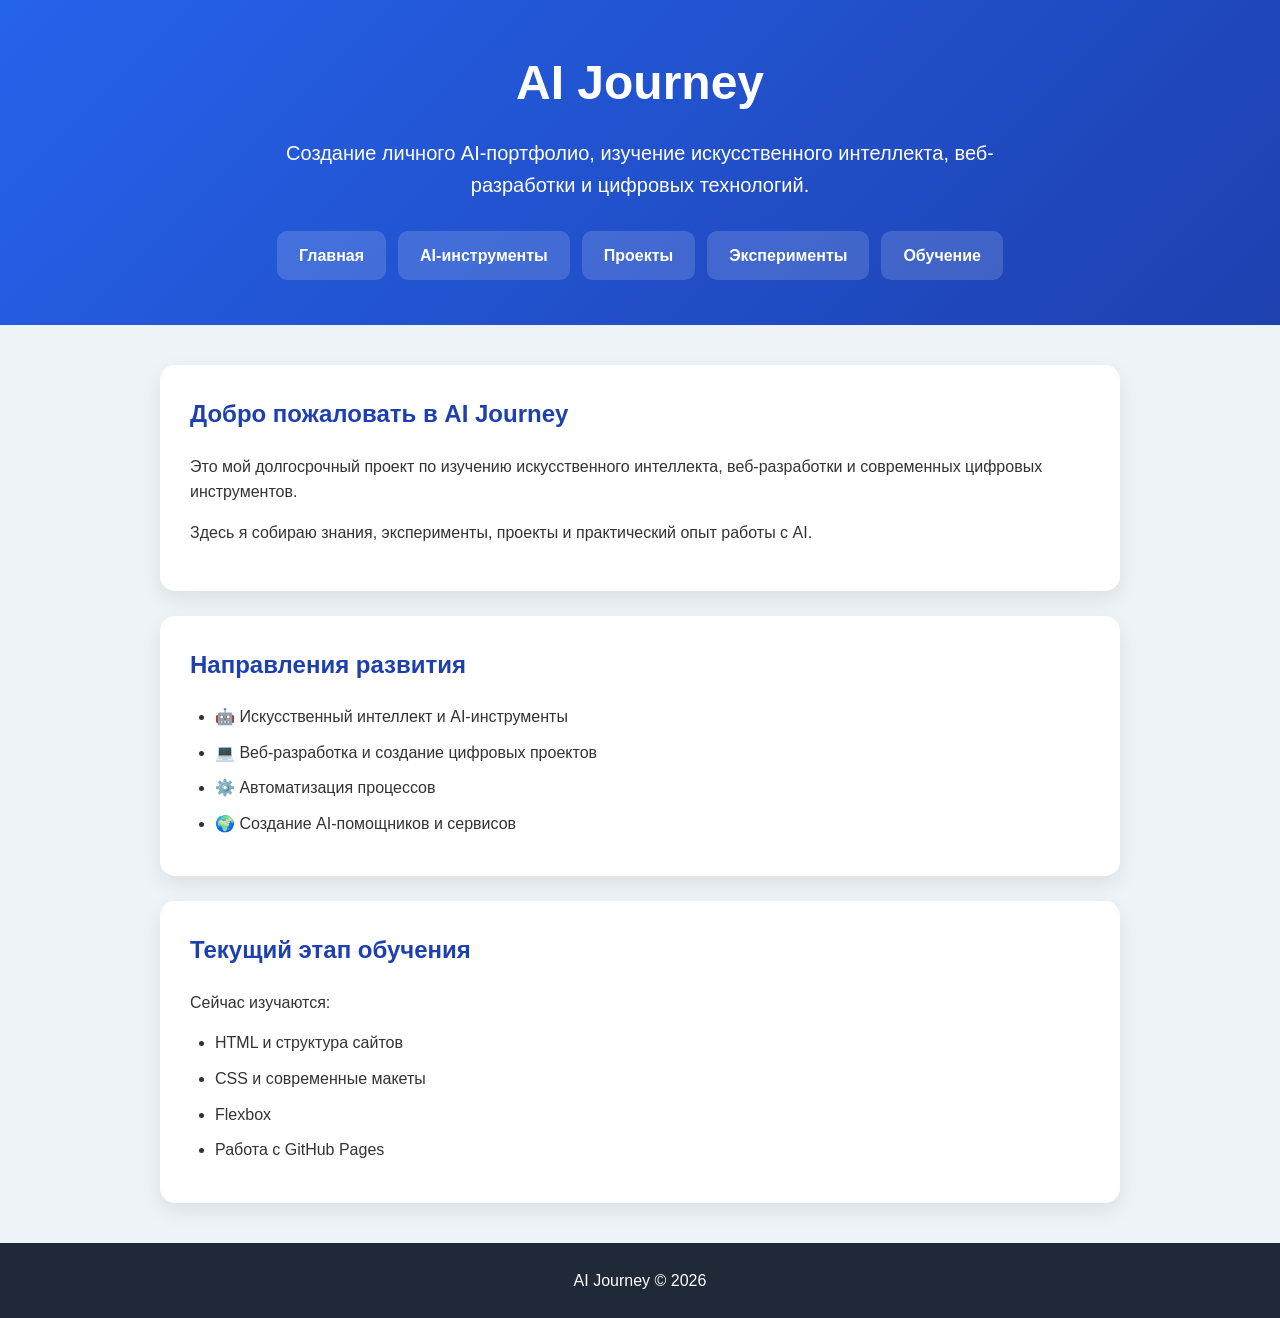
<file: index.html>
<!DOCTYPE html>
<html lang="ru">

<head>

    <meta charset="UTF-8">

    <meta name="viewport" content="width=device-width, initial-scale=1.0">

    <title>AI Journey</title>

    <link rel="stylesheet" href="style.css">

</head>


<body>


<header>

    <h1>AI Journey</h1>

    <p>
        Создание личного AI-портфолио,
        изучение искусственного интеллекта,
        веб-разработки и цифровых технологий.
    </p>


    <nav>

        <a href="index.html">Главная</a>

        <a href="tools.html">AI-инструменты</a>

        <a href="projects.html">Проекты</a>

        <a href="experiments.html">Эксперименты</a>

        <a href="learning.html">Обучение</a>

    </nav>


</header>



<main>


<section class="card">

    <h2>
        Добро пожаловать в AI Journey
    </h2>


    <p>
        Это мой долгосрочный проект по изучению
        искусственного интеллекта, веб-разработки
        и современных цифровых инструментов.
    </p>


    <p>
        Здесь я собираю знания, эксперименты,
        проекты и практический опыт работы с AI.
    </p>


</section>




<section class="card">

    <h2>
        Направления развития
    </h2>


    <ul>

        <li>
            🤖 Искусственный интеллект и AI-инструменты
        </li>

        <li>
            💻 Веб-разработка и создание цифровых проектов
        </li>

        <li>
            ⚙️ Автоматизация процессов
        </li>

        <li>
            🌍 Создание AI-помощников и сервисов
        </li>

    </ul>


</section>




<section class="card">

    <h2>
        Текущий этап обучения
    </h2>


    <p>
        Сейчас изучаются:
    </p>


    <ul>

        <li>
            HTML и структура сайтов
        </li>

        <li>
            CSS и современные макеты
        </li>

        <li>
            Flexbox
        </li>

        <li>
            Работа с GitHub Pages
        </li>

    </ul>


</section>


</main>




<footer>

    <p>
        AI Journey © 2026
    </p>

</footer>



</body>

</html>
</file>
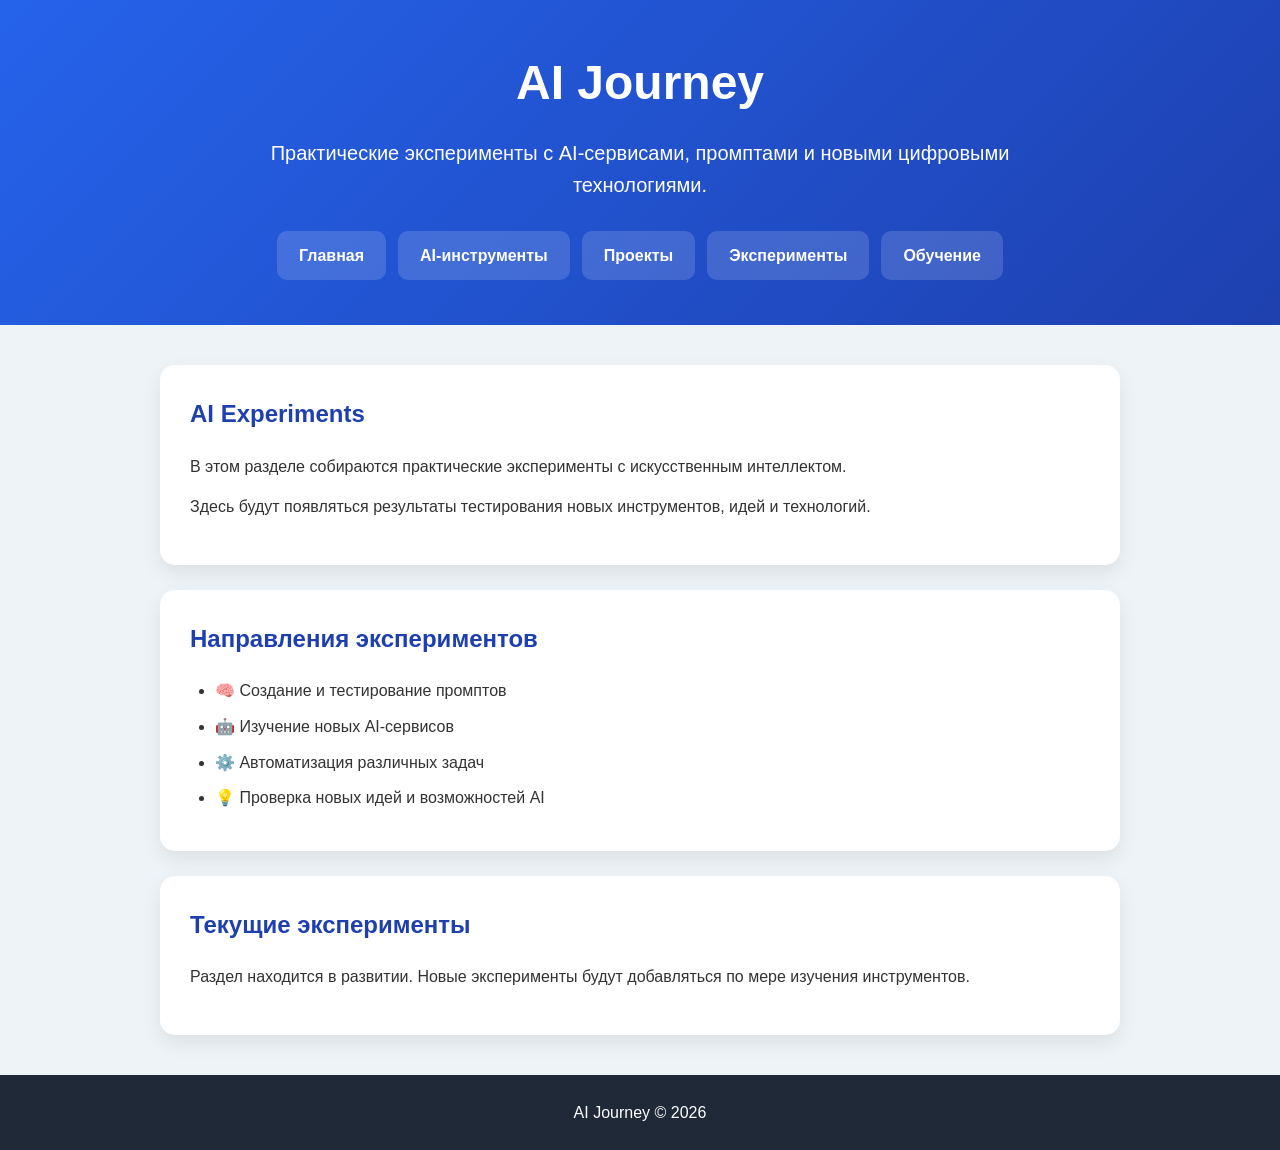
<file: experiments.html>
<!DOCTYPE html>
<html lang="ru">

<head>

    <meta charset="UTF-8">

    <meta name="viewport" content="width=device-width, initial-scale=1.0">

    <title>Эксперименты | AI Journey</title>

    <link rel="stylesheet" href="style.css">

</head>


<body>


<header>

    <h1>AI Journey</h1>

    <p>
        Практические эксперименты с AI-сервисами,
        промптами и новыми цифровыми технологиями.
    </p>


    <nav>

        <a href="index.html">Главная</a>

        <a href="tools.html">AI-инструменты</a>

        <a href="projects.html">Проекты</a>

        <a href="experiments.html">Эксперименты</a>

        <a href="learning.html">Обучение</a>

    </nav>


</header>




<main>



<section class="card">


    <h2>
        AI Experiments
    </h2>


    <p>
        В этом разделе собираются практические эксперименты
        с искусственным интеллектом.
    </p>


    <p>
        Здесь будут появляться результаты тестирования
        новых инструментов, идей и технологий.
    </p>


</section>





<section class="card">


    <h2>
        Направления экспериментов
    </h2>


    <ul>


        <li>

            🧠

            Создание и тестирование промптов

        </li>



        <li>

            🤖

            Изучение новых AI-сервисов

        </li>



        <li>

            ⚙️

            Автоматизация различных задач

        </li>



        <li>

            💡

            Проверка новых идей и возможностей AI

        </li>


    </ul>


</section>





<section class="card">


    <h2>
        Текущие эксперименты
    </h2>


    <p>
        Раздел находится в развитии.
        Новые эксперименты будут добавляться
        по мере изучения инструментов.
    </p>


</section>




</main>




<footer>

    <p>
        AI Journey © 2026
    </p>

</footer>



</body>

</html>
</file>
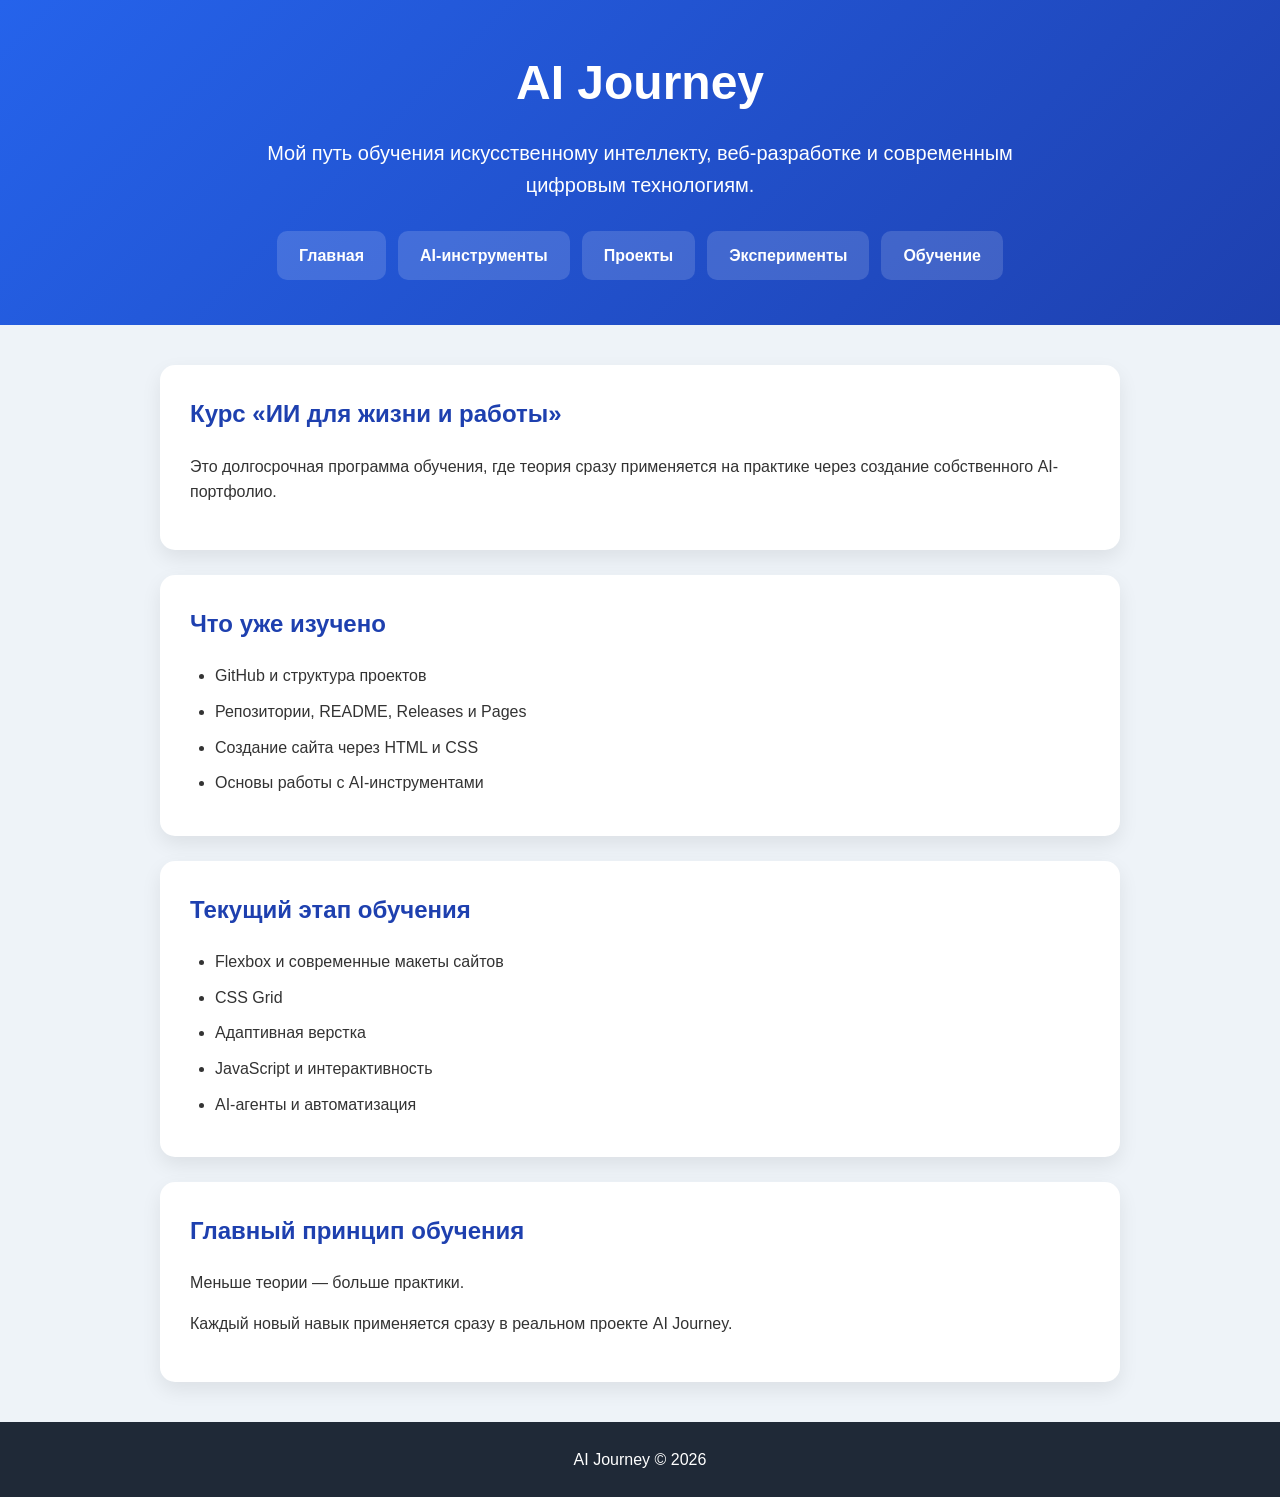
<file: learning.html>
<!DOCTYPE html>
<html lang="ru">

<head>

    <meta charset="UTF-8">

    <meta name="viewport" content="width=device-width, initial-scale=1.0">

    <title>Обучение | AI Journey</title>

    <link rel="stylesheet" href="style.css">

</head>


<body>


<header>

    <h1>AI Journey</h1>

    <p>
        Мой путь обучения искусственному интеллекту,
        веб-разработке и современным цифровым технологиям.
    </p>


    <nav>

        <a href="index.html">Главная</a>

        <a href="tools.html">AI-инструменты</a>

        <a href="projects.html">Проекты</a>

        <a href="experiments.html">Эксперименты</a>

        <a href="learning.html">Обучение</a>

    </nav>


</header>




<main>




<section class="card">


    <h2>
        Курс «ИИ для жизни и работы»
    </h2>


    <p>
        Это долгосрочная программа обучения,
        где теория сразу применяется на практике
        через создание собственного AI-портфолио.
    </p>


</section>





<section class="card">


    <h2>
        Что уже изучено
    </h2>


    <ul>


        <li>
            GitHub и структура проектов
        </li>


        <li>
            Репозитории, README, Releases и Pages
        </li>


        <li>
            Создание сайта через HTML и CSS
        </li>


        <li>
            Основы работы с AI-инструментами
        </li>


    </ul>


</section>





<section class="card">


    <h2>
        Текущий этап обучения
    </h2>


    <ul>


        <li>
            Flexbox и современные макеты сайтов
        </li>


        <li>
            CSS Grid
        </li>


        <li>
            Адаптивная верстка
        </li>


        <li>
            JavaScript и интерактивность
        </li>


        <li>
            AI-агенты и автоматизация
        </li>


    </ul>


</section>





<section class="card">


    <h2>
        Главный принцип обучения
    </h2>


    <p>
        Меньше теории — больше практики.
    </p>


    <p>
        Каждый новый навык применяется
        сразу в реальном проекте AI Journey.
    </p>


</section>




</main>




<footer>

    <p>
        AI Journey © 2026
    </p>

</footer>



</body>

</html>
</file>
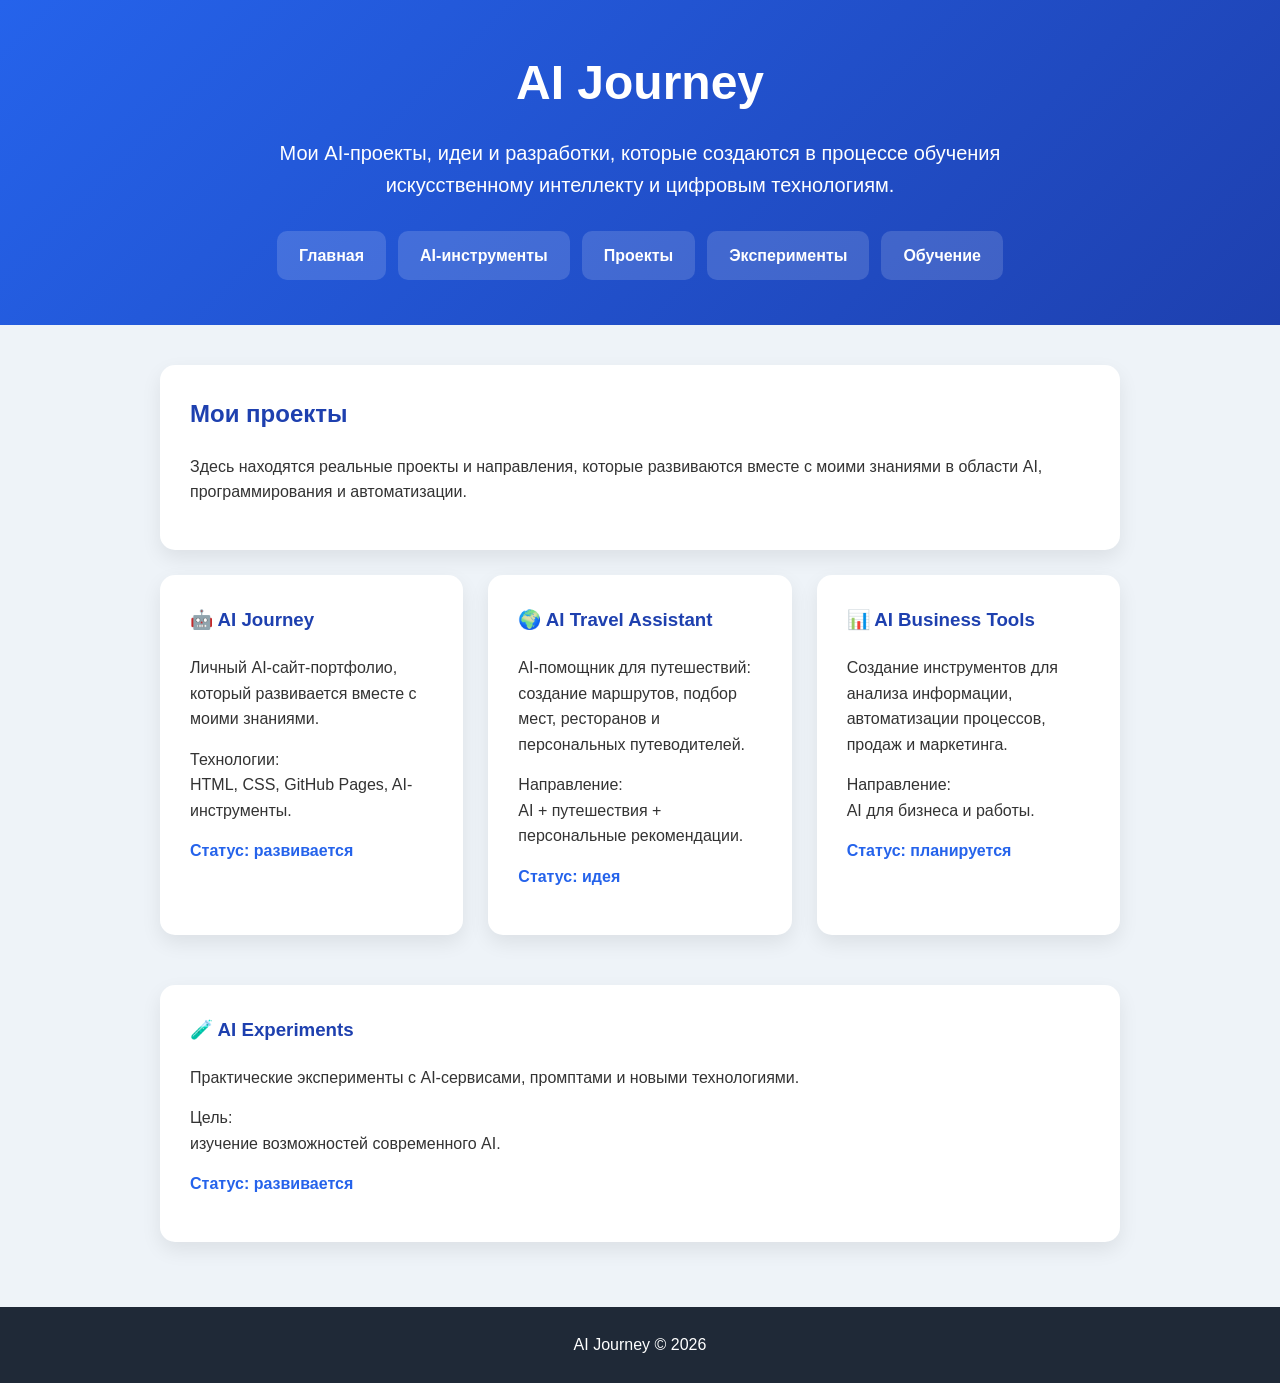
<file: projects.html>
<!DOCTYPE html>
<html lang="ru">

<head>

    <meta charset="UTF-8">

    <meta name="viewport" content="width=device-width, initial-scale=1.0">

    <title>Проекты | AI Journey</title>

    <link rel="stylesheet" href="style.css">

</head>


<body>


<header>

    <h1>AI Journey</h1>

    <p>
        Мои AI-проекты, идеи и разработки,
        которые создаются в процессе обучения
        искусственному интеллекту и цифровым технологиям.
    </p>


    <nav>

        <a href="index.html">Главная</a>

        <a href="tools.html">AI-инструменты</a>

        <a href="projects.html">Проекты</a>

        <a href="experiments.html">Эксперименты</a>

        <a href="learning.html">Обучение</a>

    </nav>


</header>




<main>



<section class="card">


    <h2>
        Мои проекты
    </h2>


    <p>
        Здесь находятся реальные проекты и направления,
        которые развиваются вместе с моими знаниями
        в области AI, программирования и автоматизации.
    </p>


</section>




<section class="projects-container">




<div class="project-card">


    <h3>
        🤖 AI Journey
    </h3>


    <p>
        Личный AI-сайт-портфолио,
        который развивается вместе
        с моими знаниями.
    </p>


    <p>
        Технологии:
        <br>
        HTML, CSS, GitHub Pages,
        AI-инструменты.
    </p>


    <p class="project-status">
        Статус: развивается
    </p>


</div>





<div class="project-card">


    <h3>
        🌍 AI Travel Assistant
    </h3>


    <p>
        AI-помощник для путешествий:
        создание маршрутов, подбор мест,
        ресторанов и персональных путеводителей.
    </p>


    <p>
        Направление:
        <br>
        AI + путешествия + персональные рекомендации.
    </p>


    <p class="project-status">
        Статус: идея
    </p>


</div>





<div class="project-card">


    <h3>
        📊 AI Business Tools
    </h3>


    <p>
        Создание инструментов для анализа информации,
        автоматизации процессов,
        продаж и маркетинга.
    </p>


    <p>
        Направление:
        <br>
        AI для бизнеса и работы.
    </p>


    <p class="project-status">
        Статус: планируется
    </p>


</div>





<div class="project-card">


    <h3>
        🧪 AI Experiments
    </h3>


    <p>
        Практические эксперименты
        с AI-сервисами, промптами
        и новыми технологиями.
    </p>


    <p>
        Цель:
        <br>
        изучение возможностей современного AI.
    </p>


    <p class="project-status">
        Статус: развивается
    </p>


</div>




</section>



</main>




<footer>

    <p>
        AI Journey © 2026
    </p>

</footer>



</body>

</html>
</file>
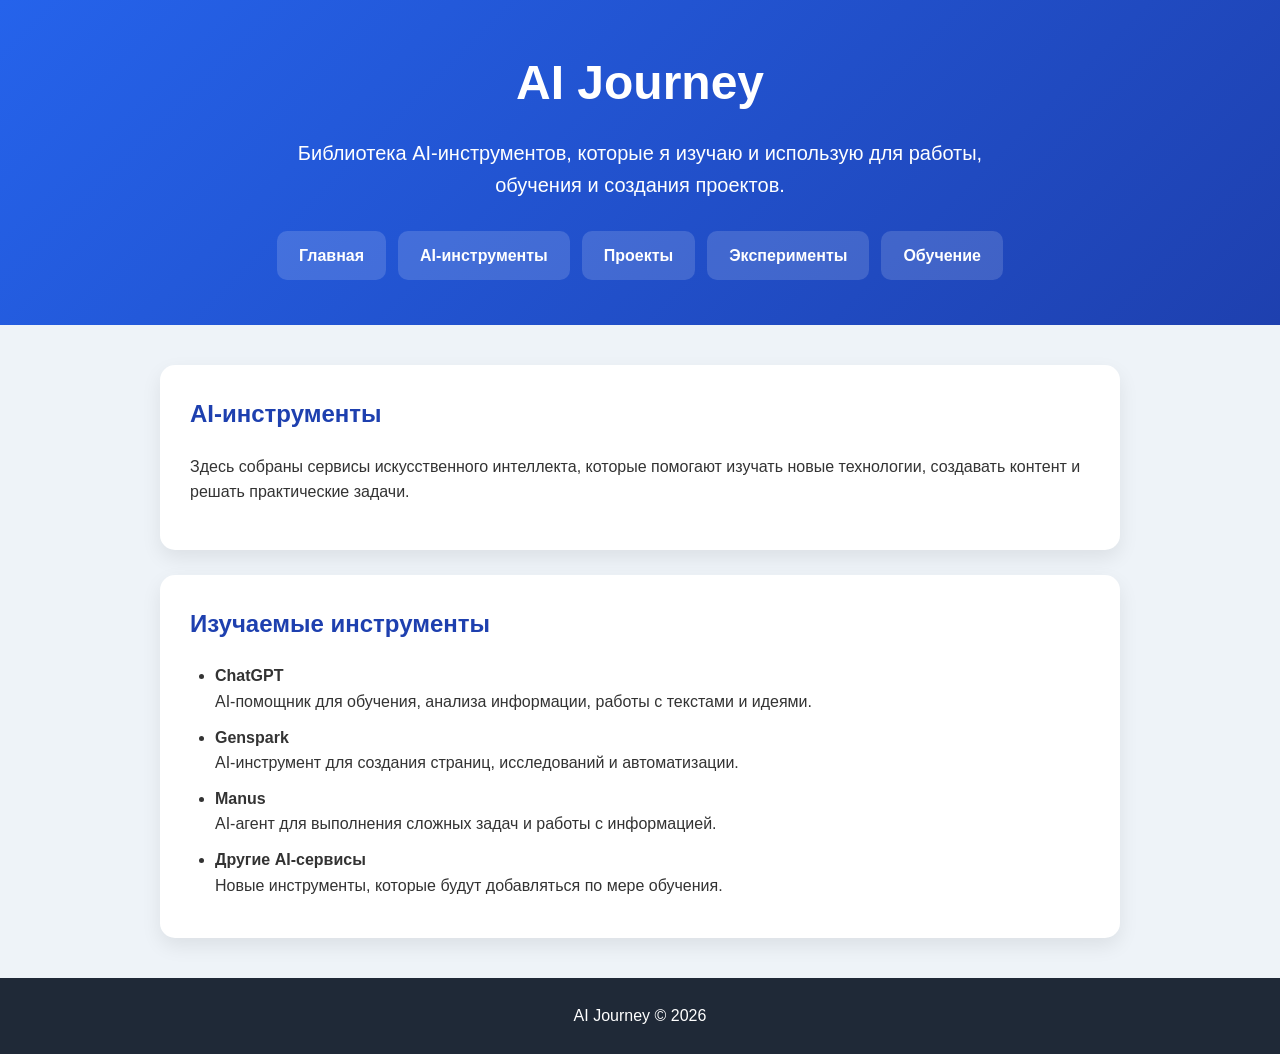
<file: tools.html>
<!DOCTYPE html>
<html lang="ru">

<head>

    <meta charset="UTF-8">

    <meta name="viewport" content="width=device-width, initial-scale=1.0">

    <title>AI-инструменты | AI Journey</title>

    <link rel="stylesheet" href="style.css">

</head>


<body>


<header>

    <h1>AI Journey</h1>

    <p>
        Библиотека AI-инструментов,
        которые я изучаю и использую
        для работы, обучения и создания проектов.
    </p>


    <nav>

        <a href="index.html">Главная</a>

        <a href="tools.html">AI-инструменты</a>

        <a href="projects.html">Проекты</a>

        <a href="experiments.html">Эксперименты</a>

        <a href="learning.html">Обучение</a>

    </nav>


</header>



<main>


<section class="card">


    <h2>
        AI-инструменты
    </h2>


    <p>
        Здесь собраны сервисы искусственного интеллекта,
        которые помогают изучать новые технологии,
        создавать контент и решать практические задачи.
    </p>


</section>




<section class="card">


    <h2>
        Изучаемые инструменты
    </h2>


    <ul>


        <li>

            <strong>ChatGPT</strong>

            <br>

            AI-помощник для обучения,
            анализа информации,
            работы с текстами и идеями.

        </li>



        <li>

            <strong>Genspark</strong>

            <br>

            AI-инструмент для создания
            страниц, исследований и автоматизации.

        </li>



        <li>

            <strong>Manus</strong>

            <br>

            AI-агент для выполнения
            сложных задач и работы с информацией.

        </li>



        <li>

            <strong>Другие AI-сервисы</strong>

            <br>

            Новые инструменты,
            которые будут добавляться
            по мере обучения.

        </li>


    </ul>


</section>




</main>




<footer>

    <p>
        AI Journey © 2026
    </p>

</footer>



</body>

</html>
</file>
<file: style.css>
*{
    margin:0;
    padding:0;
    box-sizing:border-box;
}


body{
    font-family:Arial, Helvetica, sans-serif;
    background:#eef3f8;
    color:#333;
    line-height:1.6;
}



/* ==========================
   HEADER
========================== */


header{

    background:linear-gradient(135deg,#2563eb,#1e40af);

    color:white;

    text-align:center;

    min-height:320px;

    padding:45px 20px;

    display:flex;

    flex-direction:column;

    justify-content:center;

}



header h1{

    font-size:48px;

    margin-bottom:15px;

}



header p{

    font-size:20px;

    max-width:750px;

    min-height:60px;

    margin:0 auto 30px;

}




/* ==========================
   NAVIGATION
========================== */


nav{

    display:flex;

    justify-content:center;

    flex-wrap:wrap;

    gap:12px;

}



nav a{

    color:white;

    text-decoration:none;

    background:rgba(255,255,255,.15);

    padding:12px 22px;

    border-radius:10px;

    transition:.3s;

    font-weight:bold;

}



nav a:hover{

    background:white;

    color:#2563eb;

}



/* ==========================
   MAIN
========================== */


main{

    max-width:1000px;

    margin:40px auto;

    padding:0 20px;

}




/* ==========================
   UNIVERSAL CARDS
========================== */


.card,
.project-card{


    background:white;

    border-radius:15px;

    padding:30px;

    margin-bottom:25px;

    box-shadow:0 8px 20px rgba(0,0,0,.08);

    transition:.3s;

}



.card:hover,
.project-card:hover{

    transform:translateY(-5px);

}



.card h2,
.project-card h3{

    color:#1e40af;

    margin-bottom:20px;

}



.card p,
.project-card p{

    margin-bottom:15px;

}



.card ul{

    margin-left:25px;

}



.card li{

    margin-bottom:10px;

}




/* ==========================
   PROJECTS FLEXBOX
========================== */


.projects-container{

    display:flex;

    flex-wrap:wrap;

    gap:25px;

}



.project-card{

    flex:1 1 300px;

}





.project-status{

    font-weight:bold;

    color:#2563eb;

}




/* ==========================
   FOOTER
========================== */


footer{

    background:#1f2937;

    color:white;

    text-align:center;

    padding:25px;

    margin-top:40px;

}





/* ==========================
   MOBILE
========================== */


@media(max-width:768px){


header{

    min-height:400px;

}


header h1{

    font-size:36px;

}


header p{

    font-size:18px;

}


nav{

    flex-direction:column;

    align-items:center;

}


nav a{

    width:240px;

    text-align:center;

}


.projects-container{

    flex-direction:column;

}


}
</file>
